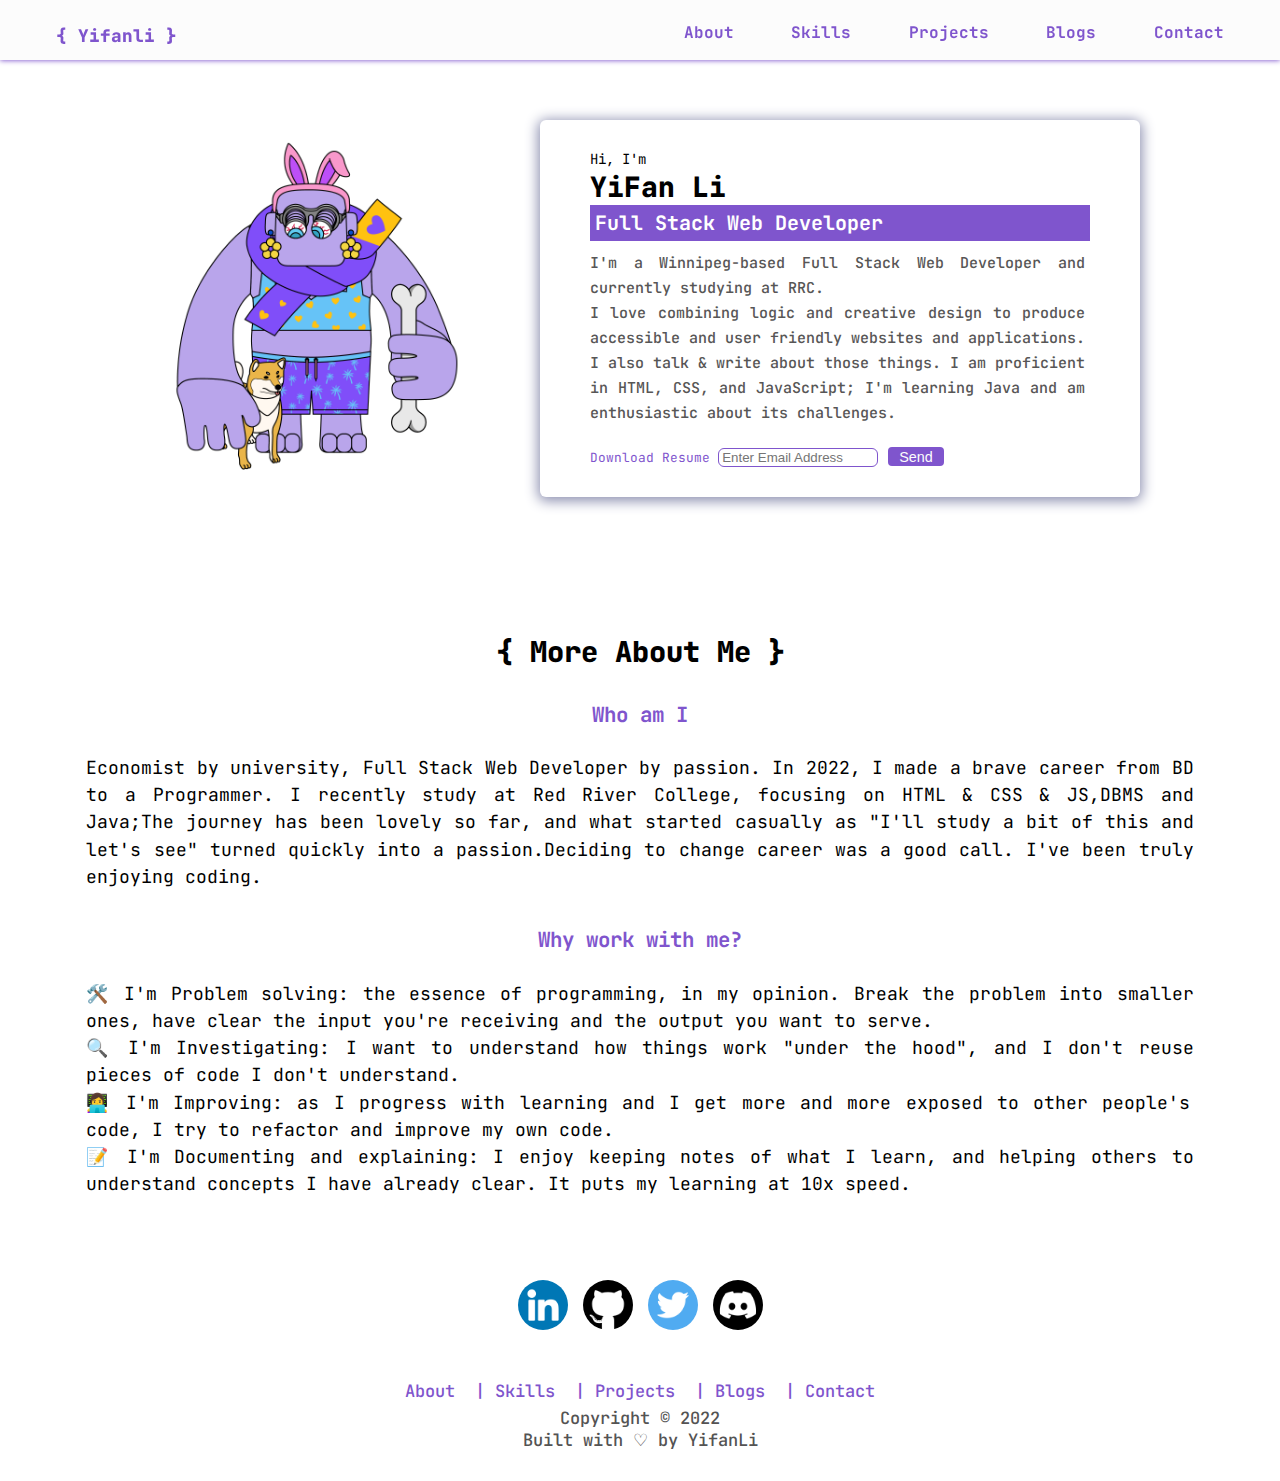
<file: index.html>
<!-------f-----------

    Project 4
    Name: Yifan Li 
    Date: 2022.12.14
    Description:Website Development & Deployment


-------------------->

<!DOCTYPE html>
<html lang="en">
  <head>
    <meta charset="UTF-8">
    <meta http-equiv="X-UA-Compatible" content="IE=edge">
    <meta name="viewport" content="width=device-width, initial-scale=1.0" >
    <!-- google font -->
    <link rel="preconnect" href="https://fonts.googleapis.com">
    <link rel="preconnect" href="https://fonts.gstatic.com" crossorigin>
    <link href="https://fonts.googleapis.com/css2?family=JetBrains+Mono:wght@100;400;700;900&display=swap" rel="stylesheet">

    <!--CSS Styles -->
    <link rel="stylesheet" href="css/home_style.css">
    <title>Yifan Li Website </title>
  </head>

  <body>
    <header id="header">
        <!-- Navbar -->
        <nav id="navbar" class="navbar">
            <h1><a href="index.html" class="home-link"> { Yifanli } </a>  </h1>
            <ul>
              <li><a href="index.html" class="nav-link">About </a></li>
              <li><a href="skills.html" class="nav-link">Skills </a></li>
              <li><a href="skills.html" class="nav-link">Projects </a></li>
              <li><a href="skills.html" class="nav-link">Blogs </a></li>
              <li><a href="contact.html" class="nav-link">Contact </a></li>
            </ul>
        </nav>
    </header>
    
    <!-- Intro Section -->
    <section class="intro" id="intro">
        <!-- set pfp -->
        <img src="icons/avatar.png" alt="Yifan Li" class="intro_img">
        <!-- set intro text -->
        <div class="intro_text">
            <h3>Hi, I'm</h3>
            <h1 class="intro_title ">
               <strong> YiFan Li </strong> <br></h1>
            <h2 class="intro_subtitle"> Full Stack Web Developer </h2>
            <div class="intro_body ">
                <p>
                    I'm a Winnipeg-based Full Stack Web Developer
                  and currently studying at RRC. <br>I love combining logic and creative design to
                   produce accessible and user friendly websites and applications.
                   I also talk & write about those things.
                    I am proficient in HTML, CSS, and JavaScript; I'm learning Java and 
                    am enthusiastic about its challenges.
                </p>
            </div>
            
            <!-- input your email  -->
            <div class="intro_resume">
                <label for="email"> Download Resume </label>
                <input id="email" name="email" type="text" placeholder="Enter Email Address">
                <p class="emailerror error" id="email_error">* Enter Email Address</p>
                <p class="emailerror error" id="emailformat_error">* Invalid Email Address</p>
                <button type="submit" id="submit">Send</button>
            </div>
        </div>
    </section>


    <!-- More about -->
    <section class="about" id="about">
        <h2 class="about_heading"> { More About Me } </h2>
        <h4> Who am I </h4>
        <p>
          Economist by university, Full Stack Web Developer by passion.
          In 2022, I made a brave career from BD to a Programmer.                   
          I recently study at Red River College, focusing on HTML & CSS & JS,DBMS and Java;The journey has been lovely so far, 
          and what started casually as "I'll study a bit of this and let's see" turned quickly into a passion.Deciding to change career was a good call. I've been truly enjoying coding.
        </p>

        <h4> Why work with me?</h4>
        <p>
          🛠️ I'm Problem solving: the essence of programming, in my opinion. Break the problem into smaller ones, 
          have clear the input you're receiving and the output you want to serve.<br>
          🔍 I'm Investigating: I want to understand how things work "under the hood", and I don't reuse pieces of code I don't understand.<br>
          👩‍💻 I'm Improving: as I progress with learning and I get more and more exposed to other people's code, I try to refactor and improve my own code.<br>
          📝 I'm Documenting and explaining: I enjoy keeping notes of what I learn, and helping others to understand concepts I have already clear. It puts my learning at 10x speed.
        </p>
    </section>

 
    <div class="socials" id="socials">
      <a href="#" target="_blank"><img src="icons/Linkedin.png" alt="Linkedin" loading="lazy"
        class="social_card"></a>
      <a href="#" target="_blank"><img src="icons/Github.png" alt="Github" loading="lazy"
          class="social_card"></a>
      <a href="#" target="_blank"><img src="icons/Twitter.png" alt="Twitter" loading="lazy"
        class="social_card"></a>
      <a href="#" target="_blank"><img src="icons/Discord.png" alt="Discord" loading="lazy"
          class="social_card"></a>
    </div>


    <!-- Footer section -->
    <footer id="footer">
        <!-- Social accounts - Fixed to the right -->
     
      <div class="footer_nav">
          <ul>
            <li><a href="index.html" class="nav-link">About </a></li>
            <li><a href="skills.html" class="nav-link">Skills </a></li>
            <li><a href="skills.html" class="nav-link">Projects </a></li>
            <li><a href="skills.html" class="nav-link">Blogs </a></li>
            <li><a href="contact.html" class="nav-link">Contact </a></li>
          </ul>
      </div>
       
      <div class="footer_copyright">
        <p> Copyright &copy; 2022</p>
        <p> Built with ♡ by YifanLi</p>
      </div>
    </footer>

    <!-- Website scripts -->
    <script src="JS/home.js"></script>

  </body>
</html>
</file>
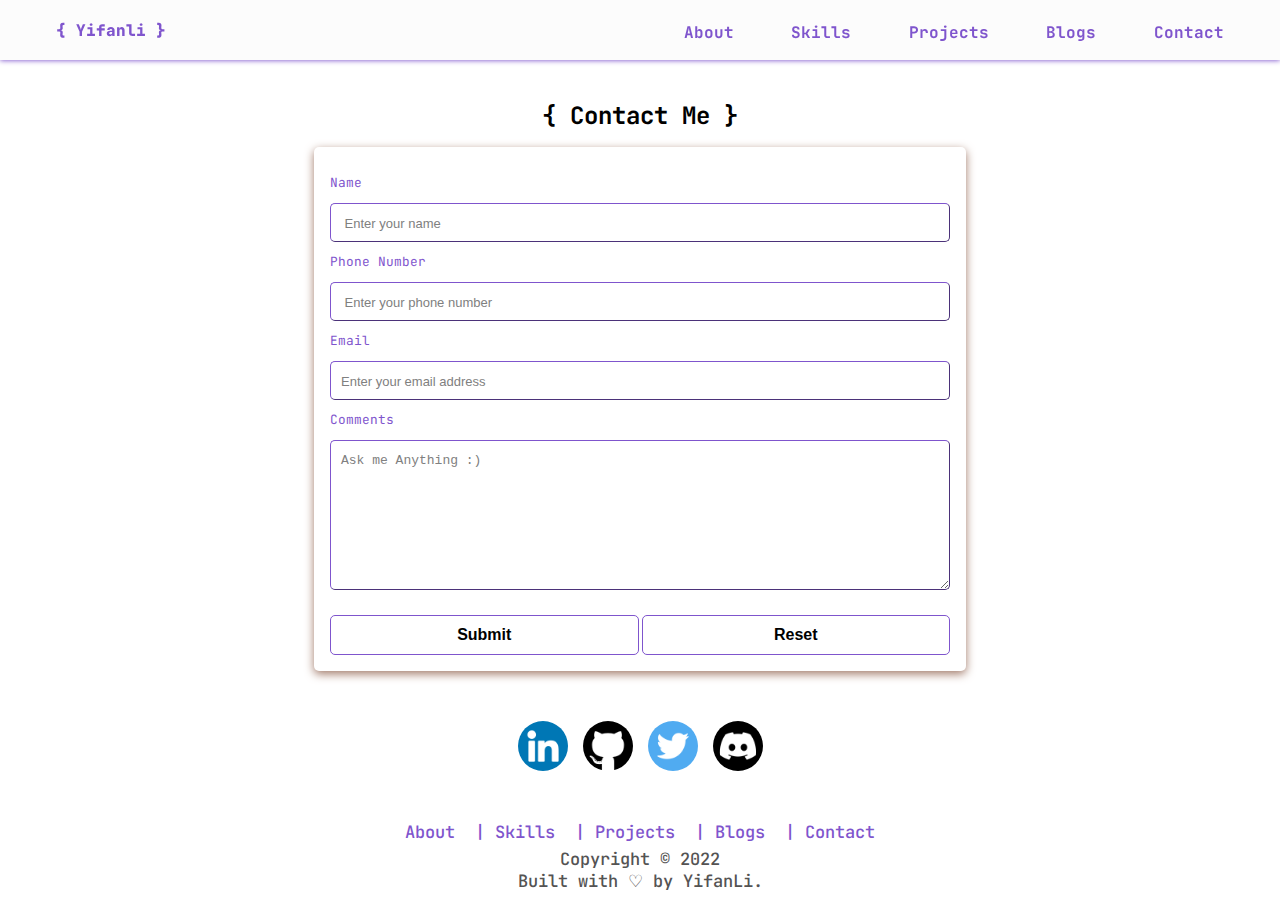
<file: contact.html>
<!-------f-----------

    Project 4
    Name: Yifan Li 
    Date: 2022.12.14
    Description:Website Development & Deployment


-------------------->



<!DOCTYPE html>
<html lang="en">
  <head>
    <meta charset="UTF-8">
    <meta http-equiv="X-UA-Compatible" content="IE=edge">
    <meta name="viewport" content="width=device-width, initial-scale=1.0" >
    <!-- google font -->
    <link rel="preconnect" href="https://fonts.googleapis.com">
    <link rel="preconnect" href="https://fonts.gstatic.com" crossorigin>
    <link href="https://fonts.googleapis.com/css2?family=JetBrains+Mono:wght@100;400;700;900&display=swap" rel="stylesheet">

    <!--CSS Styles -->
    <link rel="stylesheet" href="css/contact_style.css">
    <title>Yifan Li Website </title>
  </head>

  <body>
    <header id="header">
        <!-- Navbar -->
        <nav id="navbar" class="navbar">
            <h1><a href="index.html" class="home-link"> { Yifanli } </a>  </h1>
            <ul>
                <li><a href="index.html" class="nav-link">About </a></li>
                <li><a href="skills.html" class="nav-link">Skills </a></li>
                <li><a href="skills.html" class="nav-link">Projects </a></li>
                <li><a href="skills.html" class="nav-link">Blogs </a></li>
                <li><a href="contact.html" class="nav-link">Contact </a></li>
            </ul>
        </nav>
    </header>
    
    <section class="contact" id="contact">
      <h2 class="contact_heading">{ Contact Me }</h2>
        <form class="contact_form" method="post" action="index.html">
          <div class="fieldset">
            <ul>
              <!-- name -->
              <li>
                <label for="name">Name</label>
                <input type="text" id="name" name="name" placeholder=" Enter your name " 
                class="input_field">
                <p class="contactError error" id="name_error">* Required field</p>
              </li>
              <!-- phonenumber -->
              <li>
                <label for="phone">Phone Number</label>
                <input type="tel" id="phone" name="phone" placeholder=" Enter your phone number " 
                class="input_field">
                <p class="contactError error" id="phone_error">* Required field</p>
                <p class="contactError error" id="phoneformat_error">* Invalid phone number</p>
              </li>
              <!-- email -->
              <li>
                <label for="email">Email</label>
                <input type="email" id="email" name="email" placeholder="Enter your email address" 
                class="input_field">
                <p class="contactError error" id="email_error">* Required field</p>
                <p class="contactError error" id="emailformat_error">* Invalid email address</p>
              </li>
              <!--comment -->
              <li>
                <label for="comment">Comments</label>
                <textarea id="comment" name="comment" placeholder="Ask me Anything :)" 
                class="input_field"></textarea>
                <p class="contactError error" id="comment_error">* Required field</p>
              </li>

              <!-- submit and reset-->
              <li class="button">
                <input type="submit" value="Submit" id="submit_button">
                <input type="reset" value="Reset" id="reset_button">
              </li>
              </ul>
          </div>
        </form>
    </section>

    <!-- Social accounts - Fixed to the right -->
    <div class="socials" id="socials">
      <a href="#" target="_blank"><img src="icons/Linkedin.png" alt="Linkedin" loading="lazy"
        class="social_card"></a>
      <a href="#" target="_blank"><img src="icons/Github.png" alt="Github" loading="lazy"
          class="social_card"></a>
      <a href="#" target="_blank"><img src="icons/Twitter.png" alt="Twitter" loading="lazy"
        class="social_card"></a>
      <a href="#" target="_blank"><img src="icons/Discord.png" alt="Discord" loading="lazy"
          class="social_card"></a>
    </div>


    <!-- Footer section -->
    <footer id="footer">
      <div class="footer_nav">
          <ul>
            <li><a href="index.html" class="nav-link">About </a></li>
            <li><a href="skills.html" class="nav-link">Skills </a></li>
            <li><a href="skills.html" class="nav-link">Projects </a></li>
            <li><a href="skills.html" class="nav-link">Blogs </a></li>
            <li><a href="contact.html" class="nav-link">Contact </a></li>
          </ul>
      </div>
       
      <div class="footer_copyright">
        <p> Copyright &copy; 2022</p>
        <p> Built with ♡ by YifanLi.</p>
      </div>
    </footer>

    <!-- Website scripts -->
    <script src="JS/contact.js"></script>

   
  </body>
</html>
</file>
<file: css/home_style.css>
/*

    Project 4
    Name: Yifan Li 
    Date: 2022.12.14
    Description:Website Development & Deployment

*/


/* variables   */
:root{
  --font-family: "JetBrains Mono", monospace;
  --normal-font: 400;
  --bold-font: 700;
  --bolder-font: 900;
  --bg-color: #fcfcfc;

  --primary-color: #7f55cd;
  --secondary-color: #ff7235;
  --primary-shadow: #8b8eaf;
  --secondary-shadow: #a17a69;
  --bottom-margin: 0.5rem;
  --bottom-margin-2: 1rem;
  --line-height: 1.7rem;
  --transition: 0.3s;
}

/* CSS resets */
*{
  margin: 0;
  padding: 0;
  box-sizing: border-box;
}

ul{
  list-style: none;
}

a{
  text-decoration: none;
  color: var(--primary-color);
}

a:hover{
  color: var(--secondary-color); 
}


body{
  font-family: var(--font-family);
}

/* nav bar */
#navbar{
  width: 100%;
  height: 60px;
  position: fixed;
  top: 0;
  left: 0;
  z-index: 1;
  display: flex;
  align-items: center;
  justify-content: space-between;
  background-color: var(--bg-color);
  padding: 1.2rem 3.5rem;
  box-shadow: 0 3px 5px  rgba(0,0,0,0.2);
  transition: var(--transition);
}

#navbar:hover{
  box-shadow: 0 1.2px 5px var(--primary-color); 
}


#navbar h1 a{
  margin: 0px;
  padding: 0px;
  font-weight: var(--bolder-font);
  font-size: 1.1rem;
}

#navbar ul{
  align-items: center;
  display: flex;
  gap: 3.6rem;
}

#navbar ul li{
  margin-top:5px;
  font-weight: var(--bold-font);

}

#navbar ul li a{
  transition: var(--transition);
  font-size: 1rem;
}

#navbar ul li a:hover{
  color: var(--secondary-color);
  opacity: 0.8;
  border-bottom: 3px solid var(--secondary-color);
}

.burger-menu {
  color: var(--primary-color);
  font-size: 2rem;
  border: 0;
  background-color: transparent;
  cursor: pointer;
  display: none;
}

.intro{
  max-width: 1500px; 
  display: flex;
  align-items: center;
  justify-content: center;
  margin:auto; 
  gap: 50px;
  
  margin-top: 120px;
  margin-bottom: 120px;
}

.intro_img{
  width: 350px;
}


.intro_text{
  width:600px;
  padding: 30px 50px;
  border-radius: 6px;
  box-shadow: 0px 2px 13px 2px var(--primary-shadow); 
  transition: var(--transition);
}

.intro_text:hover{
  box-shadow: 0px 3px 15px 2px var(--primary-shadow); 
}

.intro h3{
  font-size: 14px;
  font-weight: normal;
}

.intro h1{
  font-size: 28px;
}

.intro h2{
  width: 500px;
  font-size: 20px;
  color: white;
  font-weight: var(--bold-font);
  background-color: var(--primary-color);
  padding: 0.3rem;
}


.intro_body p{
  width: 495px;
  text-align: justify;
  line-height:25px;
  font-size: 15px;
  font-weight: 500;
  color:rgb(87, 86, 86);
  margin-top: 10px;
}

.intro_resume{
  margin-top: 20px;
}

.intro_resume label{
  font-size: 0.8rem;
  /* display: flex; */
  align-items: top;
  font-weight: var(--normal-font);
  color: var(--primary-color);
  cursor: pointer;
}

.intro_resume input{
  width: 10rem;
  height: 1.2rem;
  padding: 0.2rem;
  align-items: top;
  border: 1px solid var(--primary-color);
  border-radius: 6px;
  outline: none;
  transition: var(--transition);
}

.intro_resume input:focus{
  border: 1px solid var(--secondary-color);
}

.intro_resume button{
  width: 3.5rem;
  height: 1.2rem;
  border: 0;
  border-radius: 4px;
  background-color: var(--primary-color);
  color: var(--bg-color);
  font-size: 0.9rem;
  font-weight: var(--normal-font);
  cursor: pointer;
  transition: var(--transition);
}

.intro_resume button:hover{
  opacity: 0.8;
}

/* about me */
.about{
  max-width: 1500px; 
  padding: 1rem 5rem;
}

.about h4{
  margin-bottom: 20px;
  margin-top: 30px;
  font-weight: 700;
  text-align: center;

} 

.about_heading{
  font-size: 1.8rem;
  font-weight: 900;  
  text-align: center;

}

.about h4{
  font-size: 1.3rem;
  font-weight: 700;
  color: #7f55cd;
}

.about p{
  font-size: 18px;
  line-height: var(--line-height);
  padding: 0.4rem;
  text-align: justify;
  transition: 0.15s;
  margin-bottom: 30px;
  background-color:#fff;

}

.about p:hover{
  background-color: #f5f5f5;
}

.about button{
  display: block;
  margin: 0 auto;
  width: 150px;
  height: 40px;
  border: 0;
  border-radius: 6px;
  background-color: var(--primary-color);
  color: var(--bg-color);
  font-size: 20px;
  cursor: pointer;
  transition: var(--transition);
}

.about button:hover, .about button:focus{
  opacity: 0.8;
}



.socials{
  display:flex;
  align-items: center;
  justify-content: center;
  margin: 0 auto;
  margin-top: 30px;
  margin-bottom: 50px;
  gap: 15px;
}

/* .socials{
  display: flex;
  flex-direction: column;
  position: fixed;
  right: 1%;
  bottom: 20%;
} */

.social_card{
  width: 50px;
  height: 50px;
  background-color: #fff;
  border-radius: 50%;
  display: flex;
  justify-content: center;
  align-items: center;
  transition: var(--transition);
}

.social_card:hover{
  box-shadow: 0 3px 10px var(--secondary-shadow);
}

/* footer */
#footer{
  width:100%;
  text-align: center;
  margin: 0 auto;
  font-size: var(--normal-font);
  margin-bottom: 30px;
  font-size: 17px;
  font-weight: 500;
}

.footer_nav ul{
  display: flex;
  justify-content: center;
  align-items: center;
  gap: 10px;
}

.footer_nav li:not(:last-child)::after{
  content: "|";
  margin-left: 10px;
  color: var(--primary-color);
}

.footer_copyright{
  margin-top: 5px;
  color:rgb(84, 83, 83);
}

/* media queries */

/* Max-width 950px */
@media screen and (max-width:1020px) { 
 
 #navbar{
  gap: 10px;
 }

  #navbar ul{
    margin:0 auto;
    display: flex;
    justify-content: space-between;
    align-items: center;
    gap: 18px;
  }

  .intro_text{
    width: 70%;
    padding: 10px 10px 10px 30px; 
  }

  .intro{
    gap: 20px;
    margin-bottom:50px;
  }

  .intro_img{
    width: 250px;
  }

  .intro_text{
    width: 60%;
    padding: 10px 10px 10px 30px; 
  }

 
  .intro h2{
    width: 90%;
    padding: 5px;
    font-size: 0.9rem;
  }

  .intro_body p{
    width: 90%;
    line-height: 20px;
    font-size: 15px;
  }

  .about{
    padding: 1rem 2rem;
  }

  .about_heading{
    font-size: 1.2rem;
  }

  .about h4{
    font-size: 1.1rem;
  }



}


/* Max-width 800px */
@media screen and (max-width:800px) {
    #navbar{
      padding: 10px;
      height:50px;
    }
  
    #navbar h1{
      display: none;
    }
  
    #navbar ul{
      margin:0 auto;
      display: flex;
      justify-content: space-between;
      align-items: center;
      gap: 22px;
    }

    #navbar ul li a{
      font-size: 0.9rem;
    }

    .intro{
      flex-direction: column;
      gap: 50px;
      margin-bottom:50px;
    }

    .intro_img{
      width: 350px;
    }

    .intro_text{
      width: 80%;
      padding: 10px 10px 10px 30px; 
    }

   
    .intro h2{
      width: 90%;
      padding: 5px;
      font-size: 0.9rem;
    }

    .intro_body p{
      width: 90%;
      line-height: 20px;
      font-size: 15px;
    }

    .about{
      padding: 1rem 2rem;
    }

    .about_heading{
      font-size: 1.2rem;
    }

    .about h4{
      font-size: 1.1rem;
    }


  }
</file>
<file: css/contact_style.css>
/*

    Project 4
    Name: Yifan Li 
    Date: 2022.12.14
    Description:Website Development & Deployment

*/


/* variables   */
:root{
  --font-family: "JetBrains Mono", monospace;
  --normal-font: 400;
  --bold-font: 700;
  --bolder-font: 900;
  --bg-color: #fcfcfc;

  --primary-color: #7f55cd;
  --secondary-color: #ff7235;
  --primary-shadow: #8b8eaf;
  --secondary-shadow: #a17a69;
  --bottom-margin: 0.5rem;
  --bottom-margin-2: 1rem;
  --line-height: 1.7rem;
  --transition: 0.3s;
}

/* CSS resets */
*{
  margin: 0;
  padding: 0;
  box-sizing: border-box;
}


ul{
  list-style: none;
}

a{
  text-decoration: none;
  color: var(--primary-color);
}

a:hover{
  color: var(--secondary-color); 
}


body{
  font-family: var(--font-family);
}

/* nav bar */
#navbar{
  width: 100%;
  height: 60px;
  position: fixed;
  background-color: var(--bg-color);
  top: 0;
  left: 0;
  z-index: 1;
  display: flex;
  align-items: center;
  justify-content: space-between;
  padding: 1.2rem 3.5rem;
  box-shadow: 0 3px 5px  rgba(0,0,0,0.2);
  transition: var(--transition);
}

#navbar:hover{
  box-shadow: 0 1.2px 5px var(--primary-color); 
}

#navbar h1{

  font-weight: var(--bolder-font);
  font-size: 1rem;
}

#navbar ul{
  display: flex;
  gap: 3.6rem;
}

#navbar ul li{
  margin-top:5px;
  font-weight: var(--bold-font);
  font-size: 1rem;
}

#navbar ul li a{
  transition: var(--transition);
}

#navbar ul li a:hover{
  color: var(--secondary-color);
  opacity: 0.8;
  border-bottom: 3px solid var(--secondary-color);
}



/* contact styles */
#contact{
  margin-top: 100px;
}

.contact_heading{
  text-align: center;
  margin-bottom: var(--bottom-margin-2);
}

.contact_form{
  max-width: 652px;
  margin: 0 auto;
  padding: 1rem;
  border-radius: 5px;
  box-shadow: 0 3px 10px var(--secondary-shadow);
}

.fieldset label{
  line-height: 40px;
  font-weight: 900px;
  font-size: 0.8rem;
  color: var(--primary-color);
}

.fieldset ul p{
  font-size: 0.8rem;
  color: var(--primary-color);
}

.fieldset input,textarea{
  width: 100%;
  padding-top: 10px;
  padding-bottom: 10px;
  border-radius:5px;
  border: 1.5px outset var(--primary-color);
  font-size: 15px;
  outline: none;
}

.fieldset input:focus,textarea:focus{
  background-color: #f2f2f2;
  color: var(--primary-color);
}

.fieldset textarea{
  min-height: 150px;
  font-size: 15px;
  padding-top: 2px;
  padding-bottom: 2px;
}

.fieldset ::placeholder{
  padding:10px;
  color: grey;
  font-size: 13px;
}



.button{
  display: flex;
  justify-content: space-between;
  align-items: center;
  margin-top: 20px;
  gap:3px;
}

#submit_button,#reset_button{
  width: 100%;
  padding: 10px;
  background-color: #fff;
  border: 1px solid var(--primary-color);
  border-radius: 5px;
  font-size: 1rem;
  font-weight: var(--bold-font);
  transition: var(--transition);
}

#submit_button:hover,#reset_button:hover{
  background-color: var(--primary-color);
  color: #fff;
  border: 1px solid var(--primary-color);
  cursor: pointer;
}


/* social */
.socials{
  display:flex;
  align-items: center;
  justify-content: center;
  margin: 0 auto;
  margin-top: 50px;
  margin-bottom: 50px;
  gap: 15px;
}

.social_card{
  width: 50px;
  height: 50px;
  background-color: #fff;
  border-radius: 50%;
  display: flex;
  justify-content: center;
  align-items: center;
  transition: var(--transition);
}

.social_card:hover{
  box-shadow: 0 3px 10px var(--secondary-shadow);
}


/* footer */
#footer{
  width:100%;
  text-align: center;
  margin: 0 auto;
  font-size: var(--normal-font);
  margin-bottom: 30px;
  font-size: 17px;
  font-weight: 500;
}

.footer_nav ul{
  display: flex;
  justify-content: center;
  align-items: center;
  gap: 10px;
}

.footer_nav li:not(:last-child)::after{
  content: "|";
  margin-left: 10px;
  color: var(--primary-color);
}

.footer_copyright{
  margin-top: 5px;
  color:rgb(84, 83, 83);
}

/* media queries */
/* Max-width 1020px */
@media screen and (max-width:1020px) { 
  #navbar{
    gap: 10px;
   }
    #navbar ul{
      margin:0 auto;
      display: flex;
      justify-content: space-between;
      align-items: center;
      gap: 18px;
    }
}


@media screen and (max-width:800px) {
   
  #navbar{
    padding: 10px;
    height:50px;
  }

  #navbar h1{
    display: none;
  }

  #navbar ul{
    margin:0 auto;
    display: flex;
    justify-content: space-between;
    align-items: center;
    gap: 22px;
  }

  #navbar ul li a{
    font-size: 0.9rem;
  }

  .contact_form{
    max-width: 450px;
  }

  }
</file>
